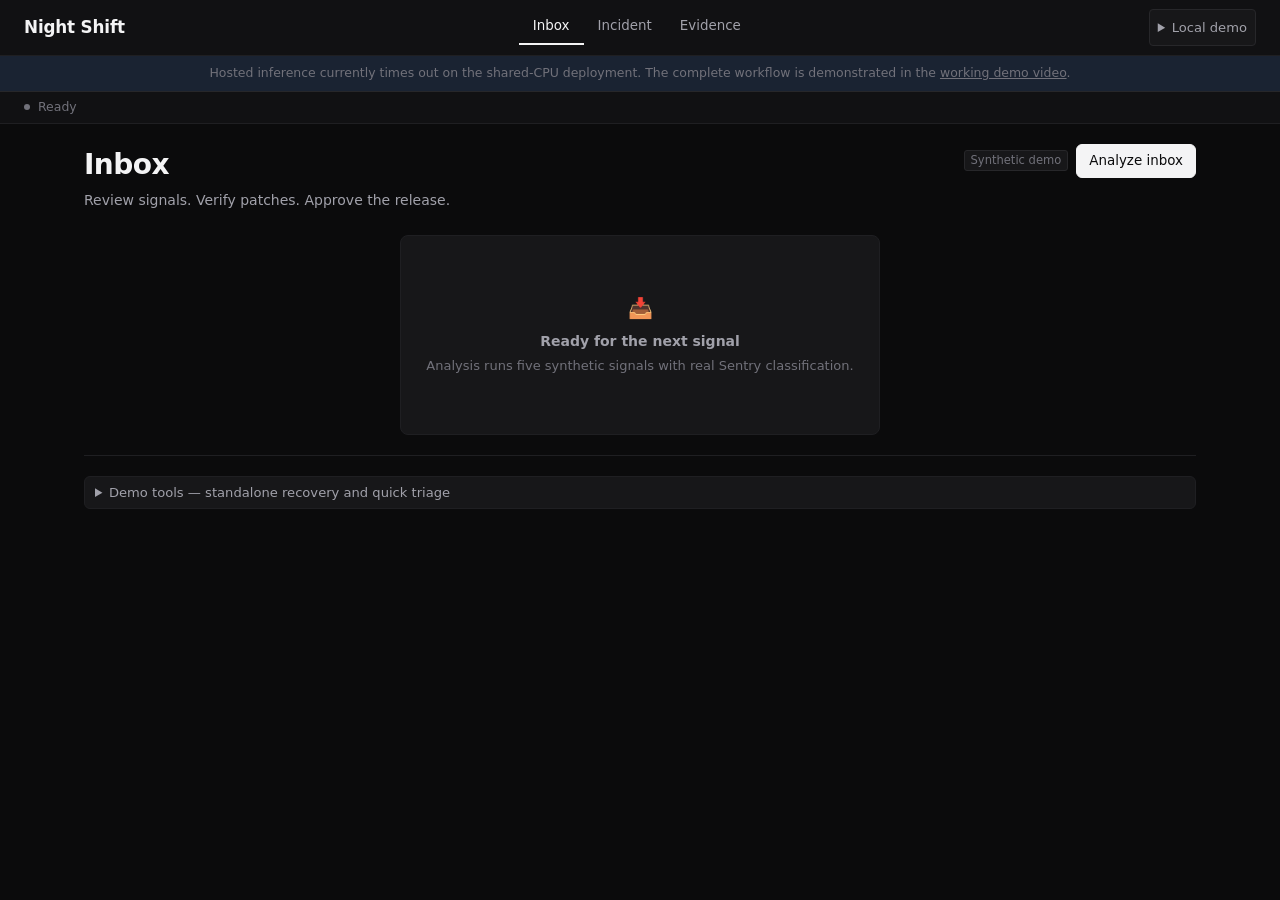
<file: templates/index.html>
<!doctype html>
<html lang="en">
<head>
<meta charset="utf-8">
<meta name="viewport" content="width=device-width, initial-scale=1">
<title>Night Shift · Local recovery console</title>
<link rel="stylesheet" href="/static/styles.css">
</head>
<body>
<header class="app-header">
  <div class="brand">
    <a class="mark" href="/">Night Shift</a>
  </div>
  <nav class="tabs" role="tablist">
    <button class="tab-btn active" data-tab="inbox" role="tab" aria-selected="true">Inbox</button>
    <button class="tab-btn" data-tab="incident" role="tab" aria-selected="false">Incident</button>
    <button class="tab-btn" data-tab="evidence" role="tab" aria-selected="false">Evidence</button>
  </nav>
  <details class="demo-badge">
    <summary>Local demo</summary>
    <div style="position:absolute;right:16px;top:52px;background:var(--surface);border:1px solid var(--border);border-radius:6px;padding:10px;min-width:260px;font-size:.78rem;color:var(--text-secondary);z-index:100">
      <strong style="color:var(--text);display:block;margin-bottom:4px">Demonstration limits</strong>
      <ul style="list-style:none;padding:0;margin:0">
        <li style="margin:3px 0">Synthetic inputs only — no real incidents</li>
        <li style="margin:3px 0">Fault injection is intentional on attempt 1</li>
        <li style="margin:3px 0">Jinja2 3.1.4 is a historical target, not current-security</li>
        <li style="margin:3px 0">All services bind to 127.0.0.1</li>
        <li style="margin:3px 0">Evidence reads are orchestrator-selected</li>
      </ul>
    </div>
  </details>
</header>

<div class="hosted-limitation-banner" id="hostedLimitation">
  <span>Hosted inference currently times out on the shared-CPU deployment. The complete workflow is demonstrated in the <a href="https://www.youtube.com/watch?v=SDFhZ5WK_c4" target="_blank" rel="noopener">working demo video</a>.</span>
</div>

<div class="status-bar">
  <span class="dot" id="liveDot"></span>
  <span id="statusText">Ready</span>
</div>

<main class="app-main">

<!-- ============ INBOX TAB ============ -->
<section class="tab-panel active" id="tab-inbox" role="tabpanel">
  <div class="page-toolbar">
    <div class="page-toolbar-left">
      <h1 class="page-title">Inbox</h1>
      <p class="page-subtitle">Review signals. Verify patches. Approve the release.</p>
    </div>
    <div class="page-toolbar-right">
      <span class="badge neutral">Synthetic demo</span>
      <button class="btn primary" id="btnAnalyzeInbox">Analyze inbox</button>
    </div>
  </div>

  <div class="section">
    <div id="inboxStates">
      <div class="empty-bounded" id="inboxEmpty">
        <div class="icon">&#x1F4E5;</div>
        <div class="heading">Ready for the next signal</div>
        <div class="detail">Analysis runs five synthetic signals with real Sentry classification.</div>
      </div>
      <div class="loading-state hidden" id="inboxLoading">
        <span class="spinner"></span> Analyzing signals&hellip;
      </div>
      <div class="error-state hidden" id="inboxError"></div>
    </div>

    <div id="inboxResultsWrap" class="hidden">
      <div class="summary-strip" id="inboxSummaryStrip"></div>
      <div class="tablewrap">
        <table id="inboxTable">
          <thead>
            <tr>
              <th>Signal</th>
              <th>Disposition</th>
              <th>Route</th>
              <th></th>
            </tr>
          </thead>
          <tbody id="inboxTableBody"></tbody>
        </table>
      </div>
      <details style="margin-top:10px">
        <summary>Evaluation diagnostics &mdash; expected vs. actual</summary>
        <div id="inboxEval"></div>
      </details>
    </div>
  </div>

  <details>
    <summary>Demo tools &mdash; standalone recovery and quick triage</summary>
    <div style="margin-top:8px">
      <div class="controls" style="margin-bottom:8px">
        <button class="btn secondary sm" id="btnRunWorkflow">Run standalone recovery</button>
        <button class="btn secondary sm" id="btnTriageActionable">Triage: actionable</button>
        <button class="btn secondary sm" id="btnTriageBenign">Triage: benign</button>
        <button class="btn secondary sm" id="btnTriageAmbiguous">Triage: ambiguous</button>
      </div>
      <div id="demoOut"></div>
    </div>
  </details>
</section>

<!-- ============ INCIDENT TAB ============ -->
<section class="tab-panel" id="tab-incident" role="tabpanel">
  <div class="empty-state" id="incidentEmpty">
    Select a signal from the Inbox to inspect its incident detail.
  </div>
  <div id="incidentContent" class="hidden"></div>
</section>

<!-- ============ EVIDENCE TAB ============ -->
<section class="tab-panel" id="tab-evidence" role="tabpanel">
  <div class="page-toolbar">
    <div class="page-toolbar-left">
      <h1 class="page-title">Evidence</h1>
      <p class="page-subtitle">Test results, tool reads, model outputs, and export for the selected incident.</p>
    </div>
  </div>

  <div class="section">
    <div class="controls" style="margin-bottom:12px">
      <select id="evidenceIncidentSelect" class="btn secondary" style="min-width:260px;font-size:13px">
        <option value="">Select incident&hellip;</option>
      </select>
      <button class="btn primary sm" id="btnExport" disabled>Export evidence JSON</button>
    </div>
    <div class="summary-strip">
      <span>Recovery timing <strong id="evidRecoveryTiming">&mdash;</strong></span>
      <span>Total inbox time <strong id="evidInboxTiming">&mdash;</strong></span>
    </div>
  </div>
  <div id="evidenceContent"></div>
</section>

</main>
<script>window.NS_API_BASE = '';/* same-origin deployment */</script>
<script src="/static/app.js"></script>
</body>
</html>
</file>
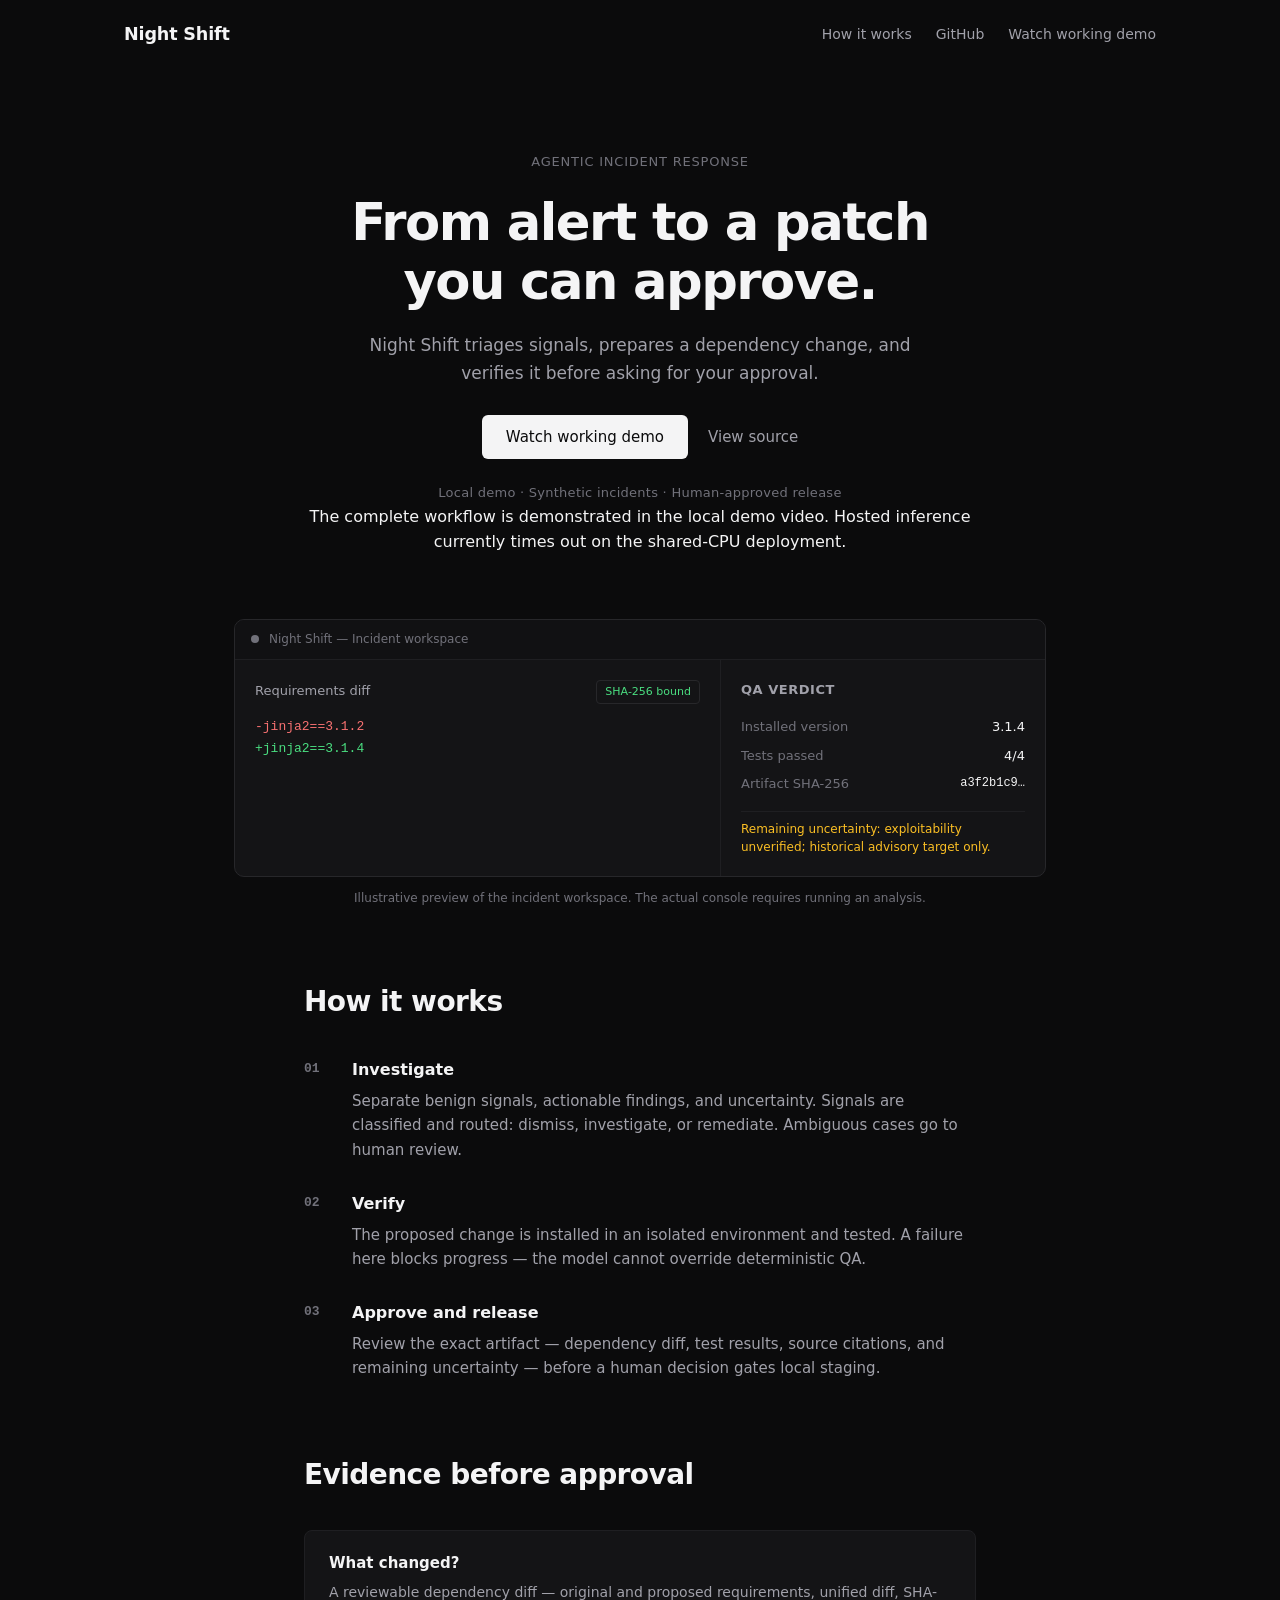
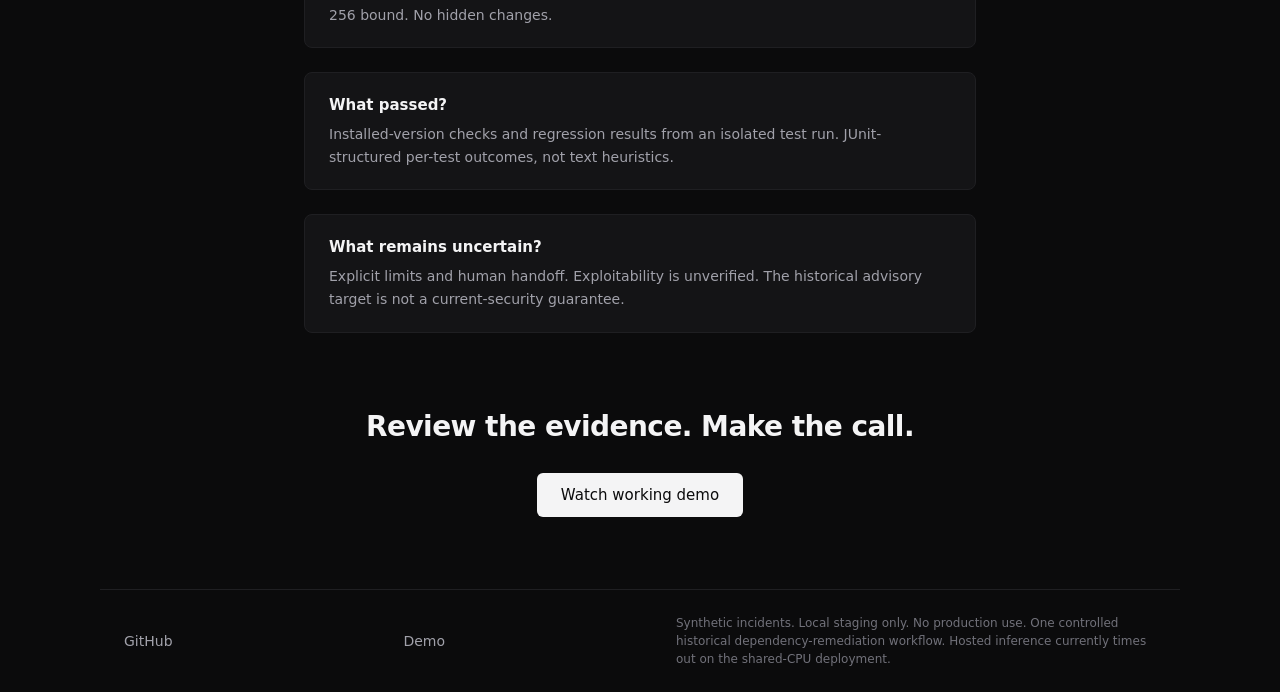
<file: templates/landing.html>
<!DOCTYPE html>
<html lang="en">
<head>
<meta charset="utf-8">
<meta name="viewport" content="width=device-width,initial-scale=1">
<title>Night Shift — Agentic incident response</title>
<link rel="stylesheet" href="/static/landing.css">
</head>
<body>

<nav class="nav">
  <a class="brand" href="/">Night Shift</a>
  <div class="nav-links">
    <a href="#how-it-works">How it works</a>
    <a href="https://github.com/sreenidhbonagiri/night-shift" target="_blank" rel="noopener">GitHub</a>
    <a class="btn-secondary" href="https://www.youtube.com/watch?v=SDFhZ5WK_c4" target="_blank" rel="noopener">Watch working demo</a>
  </div>
</nav>

<main>

<section class="hero">
  <span class="eyebrow">Agentic incident response</span>
  <h1>From alert to a patch<br>you can approve.</h1>
  <p class="hero-copy">Night Shift triages signals, prepares a dependency change, and verifies it before asking for your approval.</p>
  <div class="hero-actions">
    <a class="btn-primary" href="https://www.youtube.com/watch?v=SDFhZ5WK_c4" target="_blank" rel="noopener">Watch working demo</a>
    <a class="link-secondary" href="https://github.com/sreenidhbonagiri/night-shift" target="_blank" rel="noopener">View source</a>
  </div>
  <p class="hero-context">Local demo · Synthetic incidents · Human-approved release</p>
  <p class="hero-limitation">The complete workflow is demonstrated in the local demo video. Hosted inference currently times out on the shared-CPU deployment.</p>
</section>

<section class="showcase" id="showcase">
  <div class="app-frame">
    <div class="app-frame-bar">
      <span class="dot"></span>
      <span class="app-frame-title">Night Shift — Incident workspace</span>
    </div>
    <div class="app-frame-body">
      <div class="preview-diff">
        <div class="preview-diff-header">
          <span>Requirements diff</span>
          <span class="preview-badge">SHA-256 bound</span>
        </div>
        <pre class="preview-diff-content"><span class="minus">-jinja2==3.1.2</span>
<span class="plus">+jinja2==3.1.4</span></pre>
      </div>
      <div class="preview-qa">
        <div class="preview-qa-header">QA verdict</div>
        <div class="preview-qa-rows">
          <div class="preview-row"><span class="label">Installed version</span><span class="value">3.1.4</span></div>
          <div class="preview-row"><span class="label">Tests passed</span><span class="value">4/4</span></div>
          <div class="preview-row"><span class="label">Artifact SHA-256</span><span class="value mono">a3f2b1c9…</span></div>
        </div>
        <div class="preview-uncertainty">Remaining uncertainty: exploitability unverified; historical advisory target only.</div>
      </div>
    </div>
  </div>
  <p class="showcase-caption">Illustrative preview of the incident workspace. The actual console requires running an analysis.</p>
</section>

<section class="how-it-works" id="how-it-works">
  <h2>How it works</h2>
  <div class="steps">
    <div class="step">
      <div class="step-num">01</div>
      <div class="step-body">
        <h3>Investigate</h3>
        <p>Separate benign signals, actionable findings, and uncertainty. Signals are classified and routed: dismiss, investigate, or remediate. Ambiguous cases go to human review.</p>
      </div>
    </div>
    <div class="step">
      <div class="step-num">02</div>
      <div class="step-body">
        <h3>Verify</h3>
        <p>The proposed change is installed in an isolated environment and tested. A failure here blocks progress — the model cannot override deterministic QA.</p>
      </div>
    </div>
    <div class="step">
      <div class="step-num">03</div>
      <div class="step-body">
        <h3>Approve and release</h3>
        <p>Review the exact artifact — dependency diff, test results, source citations, and remaining uncertainty — before a human decision gates local staging.</p>
      </div>
    </div>
  </div>
</section>

<section class="evidence">
  <h2>Evidence before approval</h2>
  <div class="questions">
    <div class="question">
      <h3>What changed?</h3>
      <p>A reviewable dependency diff — original and proposed requirements, unified diff, SHA-256 bound. No hidden changes.</p>
    </div>
    <div class="question">
      <h3>What passed?</h3>
      <p>Installed-version checks and regression results from an isolated test run. JUnit-structured per-test outcomes, not text heuristics.</p>
    </div>
    <div class="question">
      <h3>What remains uncertain?</h3>
      <p>Explicit limits and human handoff. Exploitability is unverified. The historical advisory target is not a current-security guarantee.</p>
    </div>
  </div>
</section>

<section class="cta">
  <h2>Review the evidence. Make the call.</h2>
  <a class="btn-primary" href="https://www.youtube.com/watch?v=SDFhZ5WK_c4" target="_blank" rel="noopener">Watch working demo</a>
</section>

</main>

<footer class="footer">
  <a href="https://github.com/sreenidhbonagiri/night-shift" target="_blank" rel="noopener">GitHub</a>
  <a href="https://www.youtube.com/watch?v=SDFhZ5WK_c4" target="_blank" rel="noopener">Demo</a>
  <span class="footer-note">Synthetic incidents. Local staging only. No production use. One controlled historical dependency-remediation workflow. Hosted inference currently times out on the shared-CPU deployment.</span>
</footer>

</body>
</html>
</file>
<file: static/styles.css>
/* Night Shift — matte-black professional theme
   Charcoal surfaces, subtle borders, off-white text, restrained accents.
   No gradients, no glow, no glass, no decorative elements. */

:root {
  color-scheme: dark;
  --bg: #0B0B0C;
  --header: #111113;
  --surface: #171719;
  --raised: #1C1C1F;
  --border: #27272A;
  --border-subtle: #1F1F22;
  --text: #F4F4F5;
  --text-secondary: #A1A1AA;
  --text-muted: #71717A;
  --green: #4ADE80;
  --green-dim: #166534;
  --amber: #FBBF24;
  --amber-dim: #78350F;
  --red: #F87171;
  --red-dim: #7F1D1D;
  --focus: #F4F4F5;
}

* { box-sizing: border-box; margin: 0; padding: 0; }

body {
  background: var(--bg);
  color: var(--text);
  font: 14px/1.5 ui-sans-serif, system-ui, -apple-system, BlinkMacSystemFont, "Segoe UI", sans-serif;
  min-height: 100vh;
}

/* ---- Shell ---- */
header.app-header {
  display: flex;
  align-items: center;
  justify-content: space-between;
  gap: 16px;
  height: 56px;
  padding: 0 24px;
  border-bottom: 1px solid var(--border-subtle);
  background: var(--header);
  flex-wrap: wrap;
}
.app-header .brand {
  display: flex;
  align-items: center;
  gap: 8px;
}
.app-header .brand .mark {
  font-size: 1.05rem;
  font-weight: 600;
  letter-spacing: -0.01em;
  color: var(--text);
  text-decoration: none;
}

nav.tabs {
  display: flex;
  gap: 0;
  flex-wrap: nowrap;
}
nav.tabs button {
  background: transparent;
  border: none;
  border-bottom: 2px solid transparent;
  color: var(--text-secondary);
  padding: 6px 14px;
  font: inherit;
  font-size: .84rem;
  font-weight: 500;
  cursor: pointer;
  transition: color .12s, border-color .12s;
}
nav.tabs button:hover { color: var(--text); }
nav.tabs button.active {
  color: var(--text);
  border-bottom-color: var(--text);
}
nav.tabs button:focus-visible {
  outline: 2px solid var(--focus);
  outline-offset: -2px;
}

.demo-badge {
  display: inline-flex;
  align-items: center;
  gap: 5px;
  border: 1px solid var(--border);
  border-radius: 4px;
  padding: 2px 8px;
  font-size: .72rem;
  font-weight: 500;
  color: var(--text-secondary);
  background: var(--surface);
  cursor: pointer;
}
.demo-badge:hover { background: var(--raised); }

/* ---- Hosted limitation banner ---- */
.hosted-limitation-banner {
  background: #1a2332;
  border-bottom: 1px solid var(--border);
  padding: 8px 24px;
  font-size: .78rem;
  color: var(--text-muted);
  text-align: center;
}
.hosted-limitation-banner a {
  color: var(--accent);
  text-decoration: underline;
}

/* ---- Status bar (integrated, unobtrusive) ---- */
.status-bar {
  display: flex;
  align-items: center;
  gap: 8px;
  padding: 6px 24px;
  border-bottom: 1px solid var(--border-subtle);
  background: var(--header);
  font-size: .78rem;
  color: var(--text-muted);
  min-height: 32px;
}
.status-bar .dot {
  width: 6px; height: 6px;
  border-radius: 50%;
  background: var(--text-muted);
  flex-shrink: 0;
}
.status-bar .dot.live {
  background: var(--green);
  animation: pulse 1.5s infinite;
}
@media (prefers-reduced-motion: reduce) {
  .status-bar .dot.live { animation: none; }
}
@keyframes pulse { 50% { opacity: .4; } }

/* ---- Main content ---- */
main.app-main {
  padding: 20px 24px 48px;
  max-width: 1160px;
  margin: 0 auto;
}
.tab-panel { display: none; }
.tab-panel.active { display: block; }

/* ---- Page title ---- */
.page-title {
  font-size: 28px;
  font-weight: 600;
  letter-spacing: -0.02em;
  margin-bottom: 4px;
}
.page-subtitle {
  font-size: 14px;
  color: var(--text-secondary);
  margin-bottom: 0;
}
.page-toolbar {
  display: flex;
  align-items: flex-start;
  justify-content: space-between;
  gap: 16px;
  margin-bottom: 24px;
}
.page-toolbar-left { flex: 1; min-width: 0; }
.page-toolbar-right { flex-shrink: 0; display: flex; gap: 8px; align-items: center; }

/* ---- Summary strip (compact, not metric cards) ---- */
.summary-strip {
  display: flex;
  gap: 20px;
  font-size: 13px;
  color: var(--text-muted);
  padding: 8px 0;
  margin-bottom: 16px;
}
.summary-strip span { white-space: nowrap; }
.summary-strip strong { color: var(--text); font-weight: 600; }

/* ---- Empty state (bounded) ---- */
.empty-bounded {
  display: flex;
  flex-direction: column;
  align-items: center;
  justify-content: center;
  padding: 40px 24px;
  border: 1px solid var(--border-subtle);
  border-radius: 8px;
  background: var(--surface);
  text-align: center;
  min-height: 200px;
  max-width: 480px;
  margin: 0 auto;
}
.empty-bounded .icon {
  font-size: 20px;
  color: var(--text-muted);
  margin-bottom: 8px;
}
.empty-bounded .heading {
  font-size: 14px;
  font-weight: 600;
  color: var(--text-secondary);
  margin-bottom: 4px;
}
.empty-bounded .detail {
  font-size: 13px;
  color: var(--text-muted);
}

/* ---- Sections (subtle dividers, not cards) ---- */
.section {
  margin-bottom: 20px;
  padding-bottom: 20px;
  border-bottom: 1px solid var(--border-subtle);
}
.section:last-child { border-bottom: none; padding-bottom: 0; }
.section h2 {
  font-size: .84rem;
  font-weight: 600;
  margin-bottom: 8px;
  color: var(--text);
}
.section h3 {
  font-size: 13px;
  font-weight: 600;
  margin: 12px 0 6px;
  color: var(--text-secondary);
  text-transform: uppercase;
  letter-spacing: .04em;
}
.kicker { color: var(--text-muted); font-size: 13px; }

/* ---- Incident 60/40 split ---- */
.incident-decision {
  display: grid;
  grid-template-columns: 3fr 2fr;
  gap: 16px;
  margin-bottom: 20px;
}
@media (max-width: 768px) {
  .incident-decision { grid-template-columns: 1fr; }
}

/* ---- Buttons ---- */
button.btn {
  border: 1px solid var(--border);
  border-radius: 6px;
  background: var(--surface);
  color: var(--text);
  padding: 6px 12px;
  font: inherit;
  font-size: .84rem;
  font-weight: 500;
  cursor: pointer;
  transition: background .12s, border-color .12s;
}
button.btn:hover:not(:disabled) { background: var(--raised); border-color: #3A3A3D; }
button.btn:focus-visible { outline: 2px solid var(--focus); outline-offset: 1px; }
button.btn.primary {
  background: var(--text);
  color: var(--bg);
  border-color: var(--text);
}
button.btn.primary:hover:not(:disabled) { background: #E4E4E7; }
button.btn.secondary { background: transparent; color: var(--text-secondary); border-color: var(--border); }
button.btn.warn { border-color: var(--amber-dim); color: var(--amber); background: var(--amber-dim); }
button.btn.danger { border-color: var(--red-dim); color: var(--red); background: var(--red-dim); }
button.btn:disabled { opacity: .3; cursor: not-allowed; }
button.btn.sm { padding: 4px 8px; font-size: .78rem; }

.controls { display: flex; flex-wrap: wrap; gap: 6px; align-items: center; }

/* ---- Badges ---- */
.badge {
  display: inline-flex;
  align-items: center;
  gap: 4px;
  border: 1px solid var(--border);
  background: var(--surface);
  padding: 1px 6px;
  border-radius: 3px;
  font-size: .72rem;
  font-weight: 500;
  white-space: nowrap;
}
.badge.good { border-color: var(--green-dim); color: var(--green); }
.badge.warn { border-color: var(--amber-dim); color: var(--amber); }
.badge.bad { border-color: var(--red-dim); color: var(--red); }
.badge.neutral { border-color: var(--border); color: var(--text-muted); }

/* ---- Metrics ---- */
.metric-row { display: flex; flex-wrap: wrap; gap: 8px; }
.metric {
  background: var(--surface);
  border: 1px solid var(--border-subtle);
  border-radius: 6px;
  padding: 8px 10px;
  min-width: 110px;
}
.metric .label { font-size: .68rem; color: var(--text-muted); text-transform: uppercase; letter-spacing: .04em; }
.metric .value { font-size: .92rem; font-weight: 600; margin-top: 1px; }
.metric.good .value { color: var(--green); }
.metric.warn .value { color: var(--amber); }

/* ---- Table ---- */
.tablewrap { overflow: auto; border: 1px solid var(--border-subtle); border-radius: 6px; }
table { border-collapse: collapse; width: 100%; font-size: .84rem; }
th, td {
  text-align: left;
  padding: 6px 10px;
  border-bottom: 1px solid var(--border-subtle);
  vertical-align: top;
}
th { background: var(--surface); color: var(--text-muted); font-weight: 500; font-size: .72rem; text-transform: uppercase; letter-spacing: .04em; }
tr:last-child td { border-bottom: 0; }
tr.signal-row { cursor: pointer; transition: background .1s; }
tr.signal-row:hover { background: var(--surface); }
tr.signal-row.selected { background: var(--raised); border-left: 2px solid var(--text); }
tr.signal-row:focus-visible { outline: 2px solid var(--focus); outline-offset: -2px; }

/* ---- Timeline ---- */
.timeline {
  display: flex;
  gap: 0;
  overflow-x: auto;
  margin-bottom: 10px;
}
.timeline-step {
  flex: 1;
  min-width: 120px;
  padding: 8px 10px;
  border: 1px solid var(--border-subtle);
  border-right: 0;
  background: var(--surface);
}
.timeline-step:last-child { border-right: 1px solid var(--border-subtle); border-radius: 0 6px 6px 0; }
.timeline-step:first-child { border-radius: 6px 0 0 6px; }
.timeline-step .agent { font-size: .72rem; font-weight: 600; color: var(--text); }
.timeline-step .detail { font-size: .72rem; color: var(--text-muted); margin-top: 2px; }
.timeline-step.active { border-color: var(--green-dim); background: rgba(74, 222, 128, .04); }
.timeline-step.active .detail { color: var(--green); }
.timeline-step.blocked { border-color: var(--red-dim); background: rgba(248, 113, 113, .04); }
.timeline-step.blocked .detail { color: var(--red); }
.timeline-step.pending .detail { color: var(--text-muted); }

/* ---- Diff ---- */
.patch {
  border: 1px solid var(--border-subtle);
  border-radius: 6px;
  overflow: hidden;
}
.patch-head {
  padding: 6px 10px;
  border-bottom: 1px solid var(--border-subtle);
  display: flex;
  justify-content: space-between;
  align-items: center;
  font-size: .78rem;
  font-weight: 500;
  background: var(--surface);
}
pre.diff-output {
  margin: 0;
  max-height: 200px;
  overflow: auto;
  padding: 8px;
  background: var(--bg);
  font: 12px/1.5 ui-monospace, SFMono-Regular, Menlo, Consolas, monospace;
  color: var(--text-secondary);
}
pre.diff-output .minus { color: var(--red); }
pre.diff-output .plus { color: var(--green); }

/* ---- Pre / code ---- */
pre {
  margin: 0;
  white-space: pre-wrap;
  overflow-wrap: anywhere;
  overflow: auto;
  max-height: 280px;
  padding: 8px;
  background: var(--bg);
  border: 1px solid var(--border-subtle);
  border-radius: 6px;
  font: 12px/1.5 ui-monospace, SFMono-Regular, Menlo, Consolas, monospace;
  color: var(--text-secondary);
}
code { font: 12px ui-monospace, SFMono-Regular, Menlo, Consolas, monospace; }

/* ---- Details / disclosure ---- */
details {
  border: 1px solid var(--border-subtle);
  border-radius: 6px;
  padding: 0 10px;
  margin: 6px 0;
  background: var(--surface);
}
details summary {
  cursor: pointer;
  padding: 6px 0;
  font-weight: 500;
  font-size: .82rem;
  color: var(--text-secondary);
}
details summary:focus-visible { outline: 2px solid var(--focus); outline-offset: 2px; }
details pre { margin: 0 0 8px; border: 1px solid var(--border-subtle); }
details[open] summary { border-bottom: 1px solid var(--border-subtle); margin-bottom: 6px; }

/* ---- Notices ---- */
.notice {
  border-left: 2px solid var(--text);
  background: var(--surface);
  padding: 8px 10px;
  border-radius: 0 6px 6px 0;
  font-size: .82rem;
  color: var(--text-secondary);
}
.notice.warn { border-color: var(--amber); background: rgba(251, 191, 36, .04); }
.notice.bad { border-color: var(--red); background: rgba(248, 113, 113, .04); }
.notice small { color: var(--text-muted); }

/* ---- Grid ---- */
.grid { display: grid; gap: 12px; }
.grid.two { grid-template-columns: 1fr 1fr; }

/* ---- States ---- */
.empty-state, .loading-state, .error-state {
  text-align: center;
  padding: 28px 16px;
  color: var(--text-muted);
}
.loading-state .spinner {
  display: inline-block;
  width: 14px; height: 14px;
  border: 2px solid var(--border);
  border-top-color: var(--text);
  border-radius: 50%;
  animation: spin .8s linear infinite;
  margin-right: 6px;
  vertical-align: middle;
}
@media (prefers-reduced-motion: reduce) {
  .loading-state .spinner { animation: none; }
}
@keyframes spin { to { transform: rotate(360deg); } }

.hidden { display: none !important; }
.ok { color: var(--green); }
.error { color: var(--red); }

/* ---- Incident workspace layout ---- */
.incident-layout {
  display: grid;
  grid-template-columns: 1fr 1fr;
  gap: 12px;
}
.incident-layout .full { grid-column: 1 / -1; }

/* ---- Responsive ---- */
@media (max-width: 768px) {
  header.app-header { flex-direction: column; align-items: stretch; height: auto; padding: 10px 16px; }
  nav.tabs {
    justify-content: space-around;
    flex-wrap: nowrap;
    overflow-x: auto;
    -webkit-overflow-scrolling: touch;
  }
  nav.tabs button {
    flex: 1;
    text-align: center;
    min-width: 0;
    padding: 6px 10px;
    font-size: .8rem;
  }
  .incident-layout { grid-template-columns: 1fr; }
  .grid.two { grid-template-columns: 1fr; }
  main.app-main { padding: 12px; }
  .timeline { flex-direction: column; }
  .timeline-step { border: 1px solid var(--border-subtle) !important; border-radius: 6px !important; margin-bottom: 4px; }
  .empty-state p, .page-subtitle, .kicker { overflow-wrap: anywhere; }
  #evidenceIncidentSelect {
    max-width: 100%;
    width: auto;
    min-width: 0;
  }
}
</file>
<file: static/landing.css>
/* Night Shift landing page — isolated from console styles */
/* Matte black, editorial typography, generous spacing */

:root {
  color-scheme: dark;
  --bg: #0B0B0C;
  --surface: #141416;
  --border: #27272A;
  --border-subtle: #1F1F22;
  --text: #F4F4F5;
  --text-secondary: #A1A1AA;
  --text-muted: #71717A;
  --green: #4ADE80;
  --amber: #FBBF24;
  --red: #F87171;
  --focus: #F4F4F5;
}

*, *::before, *::after { box-sizing: border-box; margin: 0; padding: 0; }

html { scroll-behavior: smooth; }

body {
  background: var(--bg);
  color: var(--text);
  font: 16px/1.6 ui-sans-serif, system-ui, -apple-system, BlinkMacSystemFont, "Segoe UI", sans-serif;
  min-height: 100vh;
  -webkit-font-smoothing: antialiased;
}

/* ---- Navigation ---- */
.nav {
  display: flex;
  align-items: center;
  justify-content: space-between;
  padding: 20px 24px;
  max-width: 1080px;
  margin: 0 auto;
}
.brand {
  font-size: 1.1rem;
  font-weight: 600;
  letter-spacing: -0.01em;
  color: var(--text);
  text-decoration: none;
}
.nav-links {
  display: flex;
  align-items: center;
  gap: 24px;
}
.nav-links a {
  color: var(--text-secondary);
  text-decoration: none;
  font-size: 14px;
  transition: color 0.15s;
}
.nav-links a:hover { color: var(--text); }
.nav-links a:focus-visible {
  outline: 2px solid var(--focus);
  outline-offset: 2px;
  border-radius: 4px;
}
.nav-links .btn-primary {
  color: #0B0B0C;
  background: var(--text);
  padding: 8px 18px;
  border-radius: 6px;
  font-weight: 500;
  font-size: 14px;
}
.nav-links .btn-primary:hover { background: #E4E4E7; }

/* ---- Shared ---- */
.btn-primary {
  display: inline-block;
  background: var(--text);
  color: #0B0B0C;
  padding: 10px 24px;
  border-radius: 6px;
  font-weight: 500;
  font-size: 15px;
  text-decoration: none;
  border: none;
  cursor: pointer;
  transition: background 0.15s;
}
.btn-primary:hover { background: #E4E4E7; }
.btn-primary:focus-visible {
  outline: 2px solid var(--focus);
  outline-offset: 3px;
}
.link-secondary {
  color: var(--text-secondary);
  text-decoration: none;
  font-size: 15px;
  transition: color 0.15s;
}
.link-secondary:hover { color: var(--text); }
.link-secondary:focus-visible {
  outline: 2px solid var(--focus);
  outline-offset: 2px;
  border-radius: 4px;
}

/* ---- Hero ---- */
.hero {
  max-width: 720px;
  margin: 0 auto;
  padding: 80px 24px 64px;
  text-align: center;
}
.eyebrow {
  display: inline-block;
  font-size: 13px;
  font-weight: 500;
  letter-spacing: 0.06em;
  text-transform: uppercase;
  color: var(--text-muted);
  margin-bottom: 20px;
}
.hero h1 {
  font-size: clamp(2rem, 5vw, 3.2rem);
  font-weight: 600;
  letter-spacing: -0.03em;
  line-height: 1.15;
  margin-bottom: 20px;
}
.hero-copy {
  font-size: 17px;
  color: var(--text-secondary);
  line-height: 1.65;
  margin-bottom: 28px;
  max-width: 560px;
  margin-left: auto;
  margin-right: auto;
}
.hero-actions {
  display: flex;
  align-items: center;
  justify-content: center;
  gap: 20px;
  margin-bottom: 24px;
}
.hero-context {
  font-size: 13px;
  color: var(--text-muted);
  letter-spacing: 0.02em;
}

/* ---- Showcase ---- */
.showcase {
  max-width: 860px;
  margin: 0 auto;
  padding: 0 24px 72px;
}
.app-frame {
  border: 1px solid var(--border);
  border-radius: 10px;
  overflow: hidden;
  background: var(--surface);
}
.app-frame-bar {
  display: flex;
  align-items: center;
  gap: 10px;
  padding: 10px 16px;
  border-bottom: 1px solid var(--border-subtle);
  background: #111113;
}
.app-frame-bar .dot {
  width: 8px; height: 8px;
  border-radius: 50%;
  background: var(--text-muted);
}
.app-frame-title {
  font-size: 12px;
  color: var(--text-muted);
}
.app-frame-body {
  display: grid;
  grid-template-columns: 3fr 2fr;
  gap: 0;
}
@media (max-width: 640px) {
  .app-frame-body { grid-template-columns: 1fr; }
}
.preview-diff {
  padding: 20px;
  border-right: 1px solid var(--border-subtle);
}
@media (max-width: 640px) {
  .preview-diff { border-right: none; border-bottom: 1px solid var(--border-subtle); }
}
.preview-diff-header {
  display: flex;
  justify-content: space-between;
  align-items: center;
  margin-bottom: 12px;
  font-size: 13px;
  color: var(--text-secondary);
}
.preview-badge {
  font-size: 11px;
  color: var(--green);
  border: 1px solid var(--border);
  border-radius: 4px;
  padding: 2px 8px;
}
.preview-diff-content {
  font-family: "SF Mono", "Fira Code", ui-monospace, monospace;
  font-size: 13px;
  line-height: 1.7;
  color: var(--text-secondary);
  white-space: pre-wrap;
}
.preview-diff-content .minus { color: var(--red); }
.preview-diff-content .plus { color: var(--green); }

.preview-qa { padding: 20px; }
.preview-qa-header {
  font-size: 13px;
  font-weight: 600;
  color: var(--text-secondary);
  text-transform: uppercase;
  letter-spacing: 0.04em;
  margin-bottom: 12px;
}
.preview-qa-rows { margin-bottom: 12px; }
.preview-row {
  display: flex;
  justify-content: space-between;
  font-size: 13px;
  padding: 4px 0;
}
.preview-row .label { color: var(--text-muted); }
.preview-row .value { color: var(--text); font-weight: 500; }
.preview-row .mono { font-family: "SF Mono", "Fira Code", ui-monospace, monospace; font-size: 12px; }
.preview-uncertainty {
  font-size: 12px;
  color: var(--amber);
  line-height: 1.5;
  padding-top: 8px;
  border-top: 1px solid var(--border-subtle);
}
.showcase-caption {
  text-align: center;
  font-size: 12px;
  color: var(--text-muted);
  margin-top: 12px;
}

/* ---- How it works ---- */
.how-it-works {
  max-width: 720px;
  margin: 0 auto;
  padding: 0 24px 72px;
}
.how-it-works h2 {
  font-size: 28px;
  font-weight: 600;
  letter-spacing: -0.02em;
  margin-bottom: 32px;
}
.steps {
  display: flex;
  flex-direction: column;
  gap: 28px;
}
.step {
  display: flex;
  gap: 20px;
  align-items: flex-start;
}
.step-num {
  font-size: 13px;
  font-weight: 600;
  color: var(--text-muted);
  font-family: "SF Mono", "Fira Code", ui-monospace, monospace;
  flex-shrink: 0;
  padding-top: 2px;
  min-width: 28px;
}
.step-body h3 {
  font-size: 16px;
  font-weight: 600;
  margin-bottom: 6px;
}
.step-body p {
  font-size: 15px;
  color: var(--text-secondary);
  line-height: 1.65;
}

/* ---- Evidence ---- */
.evidence {
  max-width: 720px;
  margin: 0 auto;
  padding: 0 24px 72px;
}
.evidence h2 {
  font-size: 28px;
  font-weight: 600;
  letter-spacing: -0.02em;
  margin-bottom: 32px;
}
.questions {
  display: flex;
  flex-direction: column;
  gap: 24px;
}
.question {
  padding: 20px 24px;
  border: 1px solid var(--border-subtle);
  border-radius: 8px;
  background: var(--surface);
}
.question h3 {
  font-size: 15px;
  font-weight: 600;
  margin-bottom: 6px;
}
.question p {
  font-size: 14px;
  color: var(--text-secondary);
  line-height: 1.65;
}

/* ---- CTA ---- */
.cta {
  max-width: 720px;
  margin: 0 auto;
  padding: 0 24px 72px;
  text-align: center;
}
.cta h2 {
  font-size: 28px;
  font-weight: 600;
  letter-spacing: -0.02em;
  margin-bottom: 24px;
}

/* ---- Footer ---- */
.footer {
  max-width: 1080px;
  margin: 0 auto;
  padding: 24px;
  border-top: 1px solid var(--border-subtle);
  display: flex;
  align-items: center;
  justify-content: space-between;
  flex-wrap: wrap;
  gap: 12px;
}
.footer a {
  color: var(--text-secondary);
  text-decoration: none;
  font-size: 14px;
}
.footer a:hover { color: var(--text); }
.footer a:focus-visible {
  outline: 2px solid var(--focus);
  outline-offset: 2px;
  border-radius: 4px;
}
.footer-note {
  font-size: 12px;
  color: var(--text-muted);
  line-height: 1.5;
  max-width: 480px;
}

/* ---- Reduced motion ---- */
@media (prefers-reduced-motion: reduce) {
  html { scroll-behavior: auto; }
  *, *::before, *::after {
    transition: none !important;
    animation: none !important;
  }
}
</file>
